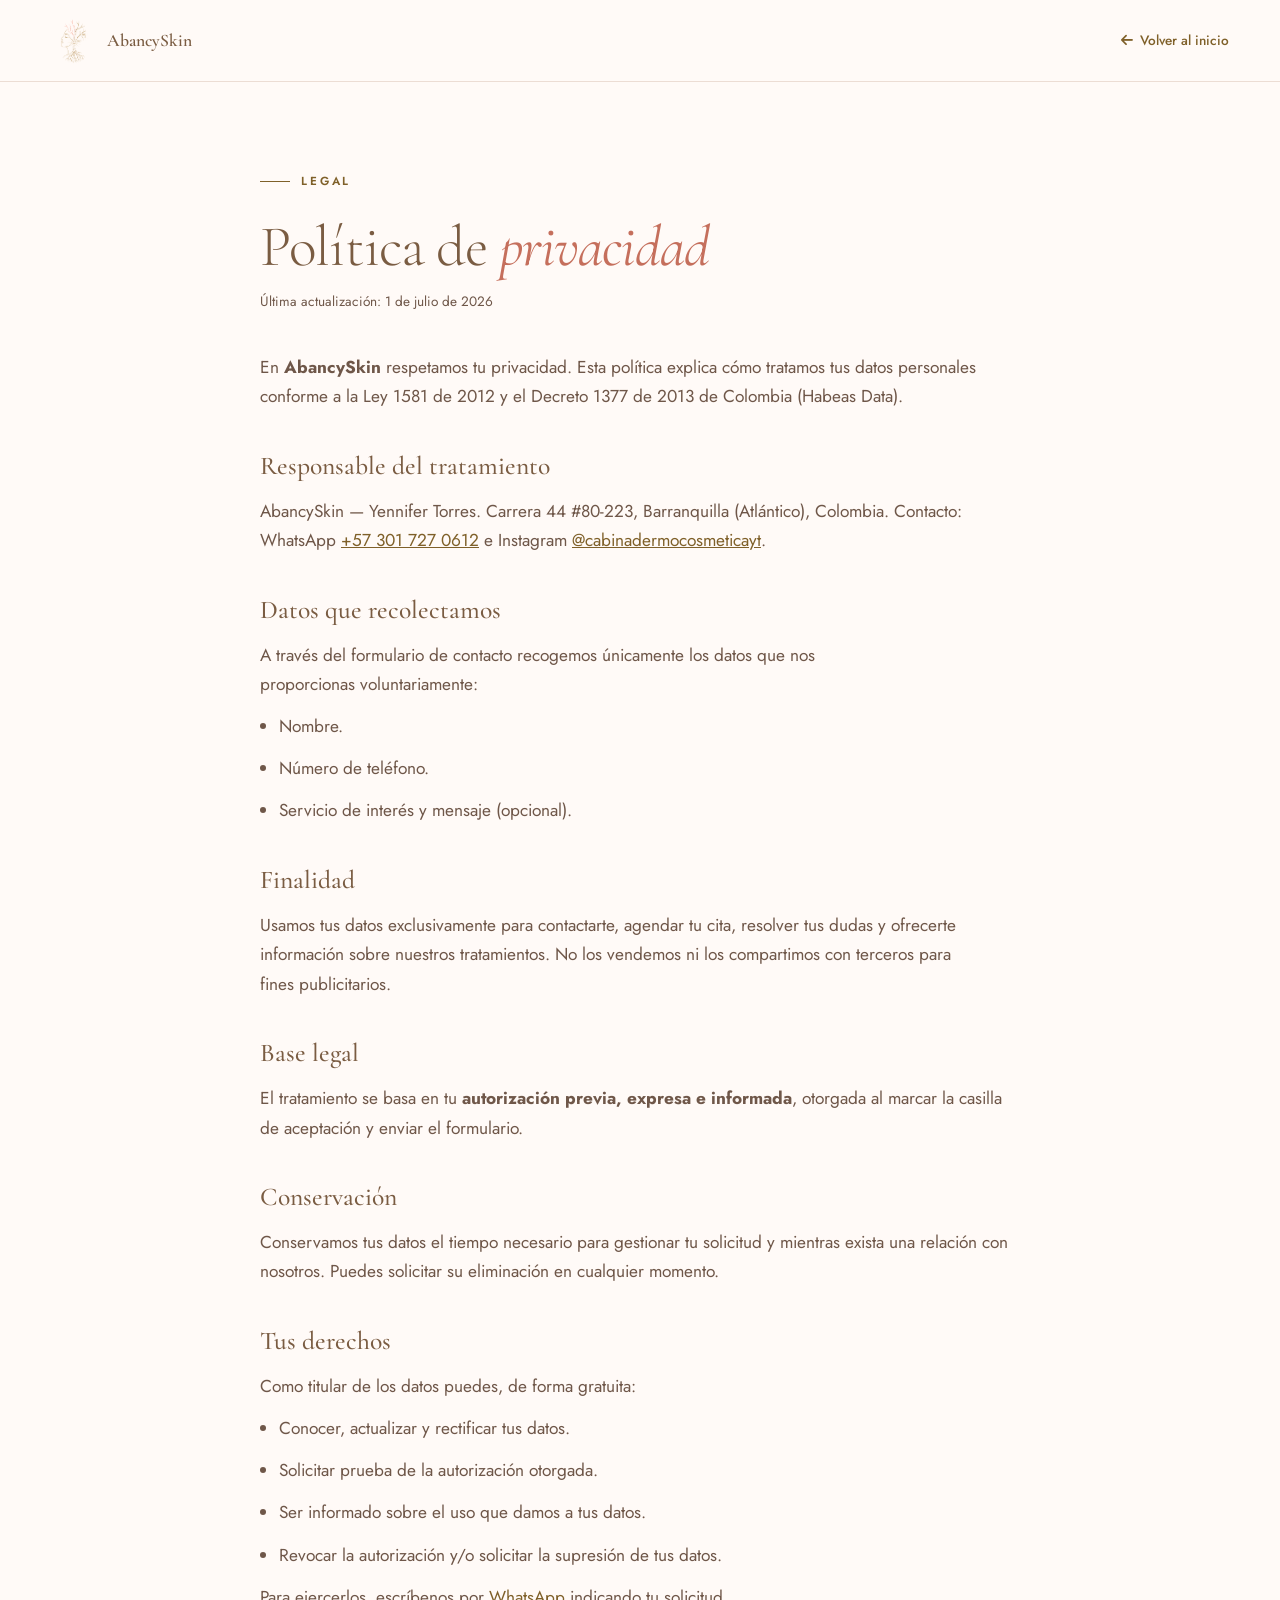
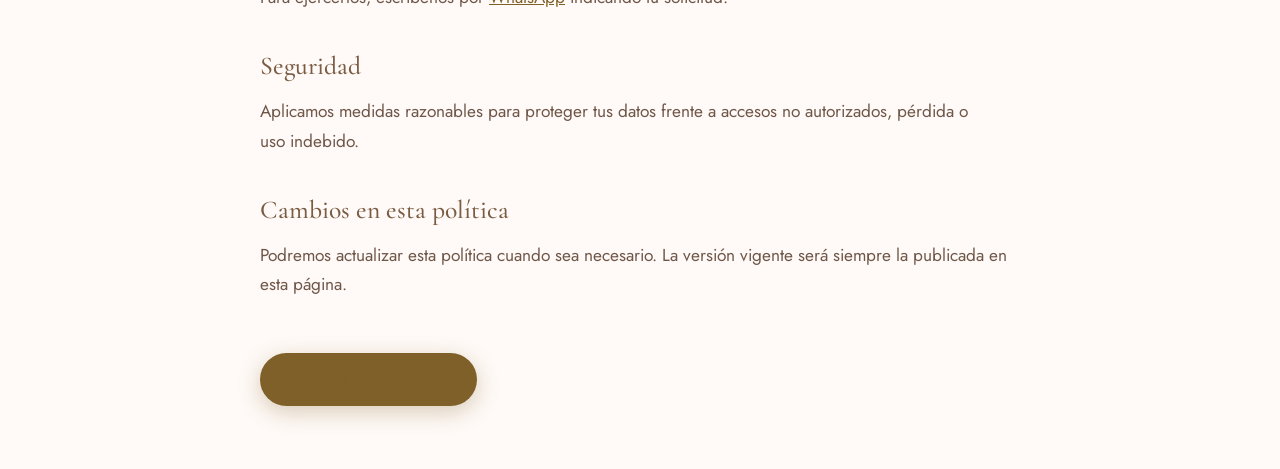
<file: privacidad.html>
<!DOCTYPE html>
<html lang="es">
<head>
  <meta charset="UTF-8" />
  <meta name="viewport" content="width=device-width, initial-scale=1.0" />
  <title>Política de privacidad — AbancySkin</title>
  <meta name="description" content="Política de tratamiento de datos personales de AbancySkin (Ley 1581 de 2012, Colombia)." />
  <meta name="theme-color" content="#7f6029" />

  <link rel="icon" type="image/png" href="./img/favicon.png" />
  <link rel="apple-touch-icon" href="apple-touch-icon.png" />

  <link rel="preconnect" href="https://fonts.googleapis.com" />
  <link rel="preconnect" href="https://fonts.gstatic.com" crossorigin />
  <link href="https://fonts.googleapis.com/css2?family=Cormorant+Garamond:ital,wght@0,300;0,400;0,600;1,300;1,400&family=Jost:wght@300;400;500;600&display=swap" rel="stylesheet" />

  <link rel="stylesheet" href="styles.css?v=6" />

  <style>
    /* Layout específico de la página legal (reutiliza tokens de styles.css) */
    .legal-bar {
      display: flex;
      align-items: center;
      justify-content: space-between;
      padding: 1.1rem 0;
      border-bottom: 1px solid var(--beige-oscuro);
      background: var(--blanco);
    }
    .legal-bar .nav-logo img { width: 46px; height: 46px; object-fit: contain; }
    .legal-bar .brand {
      font-family: var(--font-display);
      font-size: 1.1rem;
      font-weight: 600;
      color: var(--cafe);
    }
    .legal-back {
      display: inline-flex; align-items: center; gap: 0.45rem;
      font-size: 0.85rem; font-weight: 500; color: var(--oro-texto);
    }
    .legal-back:hover { color: var(--cafe); }

    .legal {
      max-width: 760px;
      margin-inline: auto;
      padding: clamp(3rem, 2rem + 4vw, 5rem) 0 4rem;
    }
    .legal h1.section-title { margin: 0.4rem 0 0.75rem; }
    .legal .updated { color: var(--texto-claro); font-size: 0.85rem; margin-bottom: 2.5rem; }
    .legal h2 {
      font-family: var(--font-display);
      font-size: var(--fs-h3);
      font-weight: 500;
      color: var(--cafe);
      margin: 2rem 0 0.6rem;
    }
    .legal p, .legal li { color: var(--texto-claro); margin-bottom: 0.8rem; }
    .legal ul { padding-left: 1.2rem; list-style: disc; }
    .legal a { color: var(--oro-texto); text-decoration: underline; }
    .legal-cta { margin-top: 2.5rem; }
  </style>
</head>
<body>

  <a href="#inicio" class="skip-link">Saltar al contenido</a>

  <header class="legal-bar">
    <div class="container" style="display:flex; align-items:center; justify-content:space-between;">
      <a href="index.html" class="nav-logo" style="display:flex; align-items:center; gap:0.6rem;">
        <img src="img/logo-icon.png" alt="Logo AbancySkin" />
        <span class="brand">AbancySkin</span>
      </a>
      <a href="index.html" class="legal-back"><i class="fas fa-arrow-left"></i> Volver al inicio</a>
    </div>
  </header>

  <main class="container legal" id="inicio">
    <span class="section-label">Legal</span>
    <h1 class="section-title">Política de <em>privacidad</em></h1>
    <p class="updated">Última actualización: 1 de julio de 2026</p>

    <p>En <strong>AbancySkin</strong> respetamos tu privacidad. Esta política
      explica cómo tratamos tus datos personales conforme a la Ley 1581 de 2012 y el
      Decreto 1377 de 2013 de Colombia (Habeas Data).</p>

    <h2>Responsable del tratamiento</h2>
    <p>AbancySkin — Yennifer Torres. Carrera 44 #80-223, Barranquilla
      (Atlántico), Colombia. Contacto: WhatsApp
      <a href="https://wa.me/573017270612" target="_blank" rel="noopener">+57 301 727 0612</a>
      e Instagram
      <a href="https://www.instagram.com/cabinadermocosmeticayt" target="_blank" rel="noopener">@cabinadermocosmeticayt</a>.</p>

    <h2>Datos que recolectamos</h2>
    <p>A través del formulario de contacto recogemos únicamente los datos que nos
      proporcionas voluntariamente:</p>
    <ul>
      <li>Nombre.</li>
      <li>Número de teléfono.</li>
      <li>Servicio de interés y mensaje (opcional).</li>
    </ul>

    <h2>Finalidad</h2>
    <p>Usamos tus datos exclusivamente para contactarte, agendar tu cita, resolver tus
      dudas y ofrecerte información sobre nuestros tratamientos. No los vendemos ni los
      compartimos con terceros para fines publicitarios.</p>

    <h2>Base legal</h2>
    <p>El tratamiento se basa en tu <strong>autorización previa, expresa e informada</strong>,
      otorgada al marcar la casilla de aceptación y enviar el formulario.</p>

    <h2>Conservación</h2>
    <p>Conservamos tus datos el tiempo necesario para gestionar tu solicitud y mientras
      exista una relación con nosotros. Puedes solicitar su eliminación en cualquier momento.</p>

    <h2>Tus derechos</h2>
    <p>Como titular de los datos puedes, de forma gratuita:</p>
    <ul>
      <li>Conocer, actualizar y rectificar tus datos.</li>
      <li>Solicitar prueba de la autorización otorgada.</li>
      <li>Ser informado sobre el uso que damos a tus datos.</li>
      <li>Revocar la autorización y/o solicitar la supresión de tus datos.</li>
    </ul>
    <p>Para ejercerlos, escríbenos por
      <a href="https://wa.me/573017270612" target="_blank" rel="noopener">WhatsApp</a>
      indicando tu solicitud.</p>

    <h2>Seguridad</h2>
    <p>Aplicamos medidas razonables para proteger tus datos frente a accesos no autorizados,
      pérdida o uso indebido.</p>

    <h2>Cambios en esta política</h2>
    <p>Podremos actualizar esta política cuando sea necesario. La versión vigente será
      siempre la publicada en esta página.</p>

    <a href="index.html#contacto" class="btn btn-primary legal-cta">
      <i class="fas fa-arrow-left"></i> Volver al formulario
    </a>
  </main>

  <link rel="stylesheet" href="https://cdnjs.cloudflare.com/ajax/libs/font-awesome/6.5.0/css/all.min.css" />
</body>
</html>
</file>
<file: styles.css>
/* ---------- Google Fonts ----------
   Las fuentes se cargan con <link rel="preconnect"> + <link> en el <head>.
   Se eliminó el @import (duplicado y bloqueaba el render). */

/* ---------- Variables ---------- */
:root {
  /* ---- Marca (conservada) ---- */
  --rosa:        #f2b5a0;
  --rosa-claro:  #fce8e0;
  --rosa-medio:  #e8a090;
  --beige:       #f5ede6;
  --beige-oscuro:#ecddd4;
  --dorado:      #b89a6a;
  --dorado-claro:#d4b896;
  --cafe:        #7a5c42;
  --blanco:      #fffaf7;

  /* ---- Texto con contraste AA verificado ---- */
  --texto:       #3d2c1e;   /* titulares y texto fuerte */
  --texto-claro: #6f5749;   /* cuerpo secundario (AA sobre beige/blanco) */
  --oro-texto:   #7f6029;   /* dorado profundo legible: labels + fondos CTA */
  --rosa-acento: #c56f5c;   /* acento de cursivas en titulares */

  /* ---- Sombras en capas (tinte marrón de marca) ---- */
  --sombra:      rgba(120, 80, 50, 0.12); /* legacy */
  --shadow-sm:   0 1px 2px rgba(74,48,30,0.05), 0 2px 6px rgba(74,48,30,0.06);
  --shadow-md:   0 4px 12px rgba(74,48,30,0.07), 0 14px 32px rgba(74,48,30,0.10);
  --shadow-lg:   0 10px 24px rgba(74,48,30,0.08), 0 28px 64px rgba(74,48,30,0.15);
  --shadow-gold: 0 6px 22px rgba(127,96,41,0.30);

  /* ---- Tipografía ---- */
  --font-display: 'Cormorant Garamond', Georgia, serif;
  --font-body:    'Jost', sans-serif;

  /* Escala fluida (ratio ~1.28) */
  --fs-body:    clamp(1rem, 0.96rem + 0.2vw, 1.08rem);
  --fs-lead:    clamp(1.08rem, 0.98rem + 0.45vw, 1.28rem);
  --fs-h3:      clamp(1.35rem, 1.2rem + 0.7vw, 1.6rem);
  --fs-h2:      clamp(2.3rem, 1.6rem + 2.7vw, 3.6rem);
  --fs-display: clamp(3rem, 1.9rem + 5.2vw, 5.5rem);

  /* ---- Espaciado fluido ---- */
  --space-section: clamp(5rem, 3.2rem + 6vw, 8.5rem);

  --radio:    14px;
  --radio-lg: 26px;
  --trans:    0.35s cubic-bezier(0.4, 0, 0.2, 1);
  --ease-out: cubic-bezier(0.16, 1, 0.3, 1);
}

/* ---------- Reset ---------- */
*, *::before, *::after { box-sizing: border-box; margin: 0; padding: 0; }

html { font-size: 16px; }
/* Lenis (scroll suave físico) reemplaza el smooth nativo */
html.lenis, html.lenis body { height: auto; }
.lenis.lenis-smooth { scroll-behavior: auto !important; }
.lenis.lenis-smooth [data-lenis-prevent] { overscroll-behavior: contain; }
.lenis.lenis-stopped { overflow: hidden; }
/* Cuando no hay JS/Lenis, mantener el smooth nativo como respaldo */
html:not(.lenis) { scroll-behavior: smooth; }

body {
  font-family: var(--font-body);
  background: var(--blanco);
  color: var(--texto);
  font-size: var(--fs-body);
  line-height: 1.7;
  overflow-x: hidden;
  -webkit-font-smoothing: antialiased;
  -moz-osx-font-smoothing: grayscale;
  text-rendering: optimizeLegibility;
}

/* Reparto de líneas más equilibrado: titulares balanceados, párrafos sin huérfanas */
h1, h2, h3, h4 { text-wrap: balance; }
p { text-wrap: pretty; }

img { display: block; width: 100%; object-fit: cover; }
a  { text-decoration: none; color: inherit; }
ul { list-style: none; }

/* Foco visible por teclado (accesibilidad) */
:focus-visible {
  outline: 2px solid var(--oro-texto);
  outline-offset: 3px;
  border-radius: 3px;
}

/* Saltar al contenido: oculto hasta enfocar con teclado (accesibilidad) */
.skip-link {
  position: fixed;
  top: -100px;
  left: 1rem;
  z-index: 10060;
  background: var(--oro-texto);
  color: var(--blanco);
  padding: 0.75rem 1.25rem;
  border-radius: 0 0 12px 12px;
  font-family: var(--font-body);
  font-size: 0.85rem;
  font-weight: 600;
  letter-spacing: 0.04em;
  box-shadow: var(--shadow-md);
  transition: top 0.3s var(--ease-out);
}
.skip-link:focus {
  top: 0;
  outline: none;
}

/* ---------- Utility ---------- */
.container {
  width: min(1240px, 92%);
  margin-inline: auto;
}

/* Compensa el navbar fijo al saltar a una sección desde el menú */
section[id],
footer[id] { scroll-margin-top: 88px; }

.section-label {
  font-family: var(--font-body);
  font-size: 0.73rem;
  font-weight: 600;
  letter-spacing: 0.24em;
  text-transform: uppercase;
  color: var(--oro-texto);
  display: inline-flex;
  align-items: center;
  gap: 0.7rem;
  margin-bottom: 1.1rem;
}

/* Regla dorada de marca antes del kicker: hace juego con el eyebrow del hero
   y convierte la etiqueta en un sistema intencional (no un "kicker" genérico) */
.section-label::before {
  content: '';
  width: 30px;
  height: 1px;
  background: var(--oro-texto);
  flex-shrink: 0;
}

.section-title {
  font-family: var(--font-display);
  font-size: var(--fs-h2);
  font-weight: 300;
  line-height: 1.08;
  letter-spacing: -0.015em;
  color: var(--cafe);
  text-wrap: balance;
}

.section-title em {
  font-style: italic;
  font-weight: 400;
  color: var(--rosa-acento);
}

.btn {
  display: inline-flex;
  align-items: center;
  gap: 0.55rem;
  padding: 0.95rem 2.15rem;
  border-radius: 50px;
  font-family: var(--font-body);
  font-size: 0.82rem;
  font-weight: 500;
  letter-spacing: 0.06em;
  cursor: pointer;
  transition: transform 0.4s var(--ease-out), background 0.3s ease, box-shadow 0.3s ease, color 0.3s ease;
  border: none;
}

.btn-primary {
  background: var(--oro-texto);
  color: var(--blanco);
  box-shadow: var(--shadow-gold);
}
.btn-primary:hover {
  background: var(--cafe);
  box-shadow: 0 10px 30px rgba(120, 80, 50, 0.32);
  transform: translateY(-3px);
}
.btn:active { transform: translateY(-1px); }

.btn-outline {
  background: transparent;
  color: var(--oro-texto);
  border: 1.5px solid var(--oro-texto);
}
.btn-outline:hover {
  background: var(--oro-texto);
  color: var(--blanco);
  transform: translateY(-3px);
}

/* WhatsApp en el dorado de la marca: el icono mantiene el reconocimiento
   y el botón deja de pelear con la paleta rosa/oro/café */
.btn-whatsapp {
  background: var(--oro-texto);
  color: var(--blanco);
  box-shadow: var(--shadow-gold);
}
.btn-whatsapp:hover {
  background: var(--cafe);
  box-shadow: 0 10px 30px rgba(120, 80, 50, 0.32);
  transform: translateY(-2px);
}

/* ---------- Navbar ---------- */

#navbar {
  position: fixed;
  display: flex;
  justify-content: space-around;
  top: 0; left: 0; right: 0;
  z-index: 1000;
  padding: 1rem 0;
  transition: var(--trans);
}

#navbar.scrolled {
  background: rgba(252, 232, 224, 0.92);
  backdrop-filter: blur(12px);
  -webkit-backdrop-filter: blur(12px);
  box-shadow: 0 2px 20px var(--sombra);
  padding: 0.65rem 0;
}

.nav-inner {
  display: flex;
  align-items: center;
  justify-content: space-between;
}

.nav-logo {
  display: flex;
  align-items: center;
  gap: 0.75rem;
}

.nav-logo img {
  width: 46px;
  height: 46px;
  object-fit: contain;
}

.nav-brand {
  font-family: var(--font-display);
  font-size: 1.15rem;
  font-weight: 600;
  color: var(--cafe);
  line-height: 1.2;
}

.nav-brand span {
  display: block;
  font-size: 0.65rem;
  font-family: var(--font-body);
  font-weight: 500;
  letter-spacing: 0.15em;
  text-transform: uppercase;
  color: var(--oro-texto);
}

.nav-links {
  display: flex;
  gap: 1.9rem;
  align-items: center;
}

.nav-links a {
  font-size: 0.82rem;
  font-weight: 500;
  text-transform: uppercase;
  color: var(--cafe);
  position: relative;
  transition: color var(--trans);
}

.nav-links a::after {
  content: '';
  position: absolute;
  bottom: -3px; left: 0;
  width: 0; height: 1.5px;
  background: var(--oro-texto);
  transition: width var(--trans);
}

.nav-links a:hover { color: var(--oro-texto); }
.nav-links a:hover::after { width: 100%; }

.nav-cta { margin-left: 1rem; }

/* El "Agendar cita" del menú solo aparece dentro de la hamburguesa (móvil) */
.nav-cta-mobile { display: none; }

.hamburger {
  display: none;
  flex-direction: column;
  gap: 5px;
  cursor: pointer;
  padding: 4px;
  background: none;
  border: none;
  position: relative;
  z-index: 1000;
}
.hamburger span {
  display: block;
  width: 24px; height: 2px;
  background: var(--cafe);
  border-radius: 2px;
  transition: var(--trans);
}
.hamburger.active span:nth-child(1) { transform: rotate(45deg) translate(5px, 5px); }
.hamburger.active span:nth-child(2) { opacity: 0; }
.hamburger.active span:nth-child(3) { transform: rotate(-45deg) translate(5px, -5px); }

/* ---------- Hero ---------- */
#hero {
  min-height: 100vh;
  display: grid;
  grid-template-columns: 1fr 1fr;
  position: relative;
  overflow: hidden;
  background: var(--rosa-claro);
}

.hero-left {
  display: flex;
  flex-direction: column;
  justify-content: center;
  margin-top: 0;
  padding: 6.5rem 5% 3rem 8%;
  position: relative;
  z-index: 2;
}

.hero-logo-mark {
  position: absolute;
  top: 6.5rem;
  right: 7%;
  width: 172px;
  height: auto;
  z-index: 1;
  filter: drop-shadow(0 8px 20px rgba(120, 80, 50, 0.20));
}

.hero-eyebrow {
  display: flex;
  align-items: center;
  gap: 0.75rem;
  margin-bottom: 1.5rem;
}

.hero-eyebrow::before {
  content: '';
  display: block;
  width: 44px; height: 1px;
  background: var(--oro-texto);
}

.hero-eyebrow span {
  font-size: 0.73rem;
  font-weight: 600;
  letter-spacing: 0.26em;
  text-transform: uppercase;
  color: var(--oro-texto);
}

.hero-title {
  font-family: var(--font-display);
  font-size: var(--fs-display);
  font-weight: 300;
  line-height: 1.02;
  letter-spacing: -0.02em;
  color: var(--cafe);
  margin-bottom: 1.5rem;
  text-wrap: balance;
}

.hero-title em {
  font-style: italic;
  font-weight: 400;
  color: var(--rosa-acento);
  display: block;
}

.hero-sub {
  font-size: var(--fs-lead);
  color: var(--texto-claro);
  max-width: 46ch;
  margin-bottom: 2.5rem;
  line-height: 1.7;
}

.hero-actions {
  display: flex;
  gap: 1rem;
  flex-wrap: wrap;
}

.hero-badge {
  display: inline-flex;
  align-self: flex-start;
  align-items: center;
  gap: 0.75rem;
  margin-top: 2rem;
  background: var(--blanco);
  padding: 0.75rem 1.25rem;
  border-radius: 50px;
  box-shadow: var(--shadow-md);
}

.hero-badge-icon {
  width: 36px; height: 36px;
  background: var(--rosa-claro);
  border-radius: 50%;
  display: flex; align-items: center; justify-content: center;
  font-size: 1.1rem;
}

.hero-badge-text {
  font-size: 0.78rem;
  color: var(--texto-claro);
}

.hero-badge-text strong {
  display: block;
  font-size: 0.88rem;
  color: var(--cafe);
}

.hero-right {
  position: relative;
  overflow: hidden;
}

/* Absoluta para que la foto vertical (900×1600) NO estire la fila del grid
   más allá de 100vh: así el texto queda centrado a mitad de pantalla */
.hero-right img {
  position: absolute;
  inset: 0;
  width: 100%; height: 100%;
  object-fit: cover;
  object-position: center top;
}

.hero-overlay {
  position: absolute;
  inset: 0;
  background: linear-gradient(to right, var(--rosa-claro) 0%, transparent 30%);
  pointer-events: none;
  z-index: 1;
}

.hero-scroll {
  position: absolute;
  bottom: 2.5rem;
  right: 2rem;
  display: flex;
  flex-direction: column;
  align-items: center;
  gap: 0.5rem;
  z-index: 2;
  animation: bounce 2s infinite;
}

.hero-scroll span {
  font-size: 0.65rem;
  letter-spacing: 0.2em;
  text-transform: uppercase;
  color: var(--blanco);
  writing-mode: vertical-rl;
}

.hero-scroll svg { color: var(--blanco); }

@keyframes bounce {
  0%, 100% { transform: translateY(0); }
  50%       { transform: translateY(6px); }
}

/* ---------- Stats Band ---------- */
#stats {
  background: linear-gradient(135deg, #927234 0%, #7f6029 100%);
  padding: clamp(2.25rem, 4vw, 3.25rem) 0;
}

.stats-grid {
  display: grid;
  grid-template-columns: repeat(4, 1fr);
  gap: 1rem;
  text-align: center;
}

/* Separadores finos entre métricas para dar ritmo (se ocultan en el reflujo móvil) */
.stat-item {
  padding: 0.5rem 1rem;
  position: relative;
}
.stat-item + .stat-item::before {
  content: '';
  position: absolute;
  left: 0; top: 50%;
  transform: translateY(-50%);
  width: 1px; height: 48px;
  background: rgba(255,255,255,0.22);
}

.stat-num {
  font-family: var(--font-display);
  font-size: clamp(2.4rem, 3.4vw, 3rem);
  font-weight: 600;
  color: var(--blanco);
  line-height: 1;
}

.stat-label {
  font-size: 0.75rem;
  letter-spacing: 0.14em;
  text-transform: uppercase;
  color: rgba(255,255,255,0.92);
  margin-top: 0.4rem;
}

/* ---------- Sobre Mí ---------- */
#sobre-mi {
  padding: var(--space-section) 0;
  background: var(--blanco);
}

.sobre-grid {
  display: grid;
  grid-template-columns: 1fr 1fr;
  gap: 5rem;
  align-items: center;
}

.sobre-images {
  position: relative;
  height: 560px;
}

.sobre-img-main {
  position: absolute;
  top: 0; left: 0;
  width: 72%;
  height: 480px;
  border-radius: var(--radio-lg);
  overflow: hidden;
  box-shadow: 0 20px 60px var(--sombra);
}

.sobre-img-secondary {
  position: absolute;
  bottom: 0; right: 0;
  width: 52%;
  height: 300px;
  border-radius: var(--radio-lg);
  overflow: hidden;
  box-shadow: 0 20px 60px var(--sombra);
  border: 6px solid var(--blanco);
}

.sobre-decoration {
  position: absolute;
  top: -20px; right: 10%;
  width: 120px; height: 120px;
  border-radius: 50%;
  border: 2px dashed var(--rosa);
  opacity: 0.5;
  pointer-events: none;
}

.sobre-content p {
  color: var(--texto-claro);
  margin-bottom: 1.25rem;
  font-size: var(--fs-body);
  line-height: 1.75;
  max-width: 60ch;
}

.sobre-tags {
  display: flex;
  flex-wrap: wrap;
  gap: 0.6rem;
  margin: 2rem 0;
}

.tag {
  background: var(--rosa-claro);
  color: var(--cafe);
  padding: 0.4rem 1rem;
  border-radius: 50px;
  font-size: 0.78rem;
  font-weight: 500;
}

/* ---------- Proceso ---------- */
#proceso {
  padding: var(--space-section) 0;
  background: var(--rosa-claro);
}

.proceso-header {
  text-align: center;
  max-width: 580px;
  margin: 0 auto 4rem;
}

.proceso-steps {
  display: grid;
  grid-template-columns: repeat(4, 1fr);
  gap: 1.5rem;
  position: relative;
}

.proceso-steps::before {
  content: '';
  position: absolute;
  top: 40px;
  left: 12%;
  right: 12%;
  height: 1px;
  background: linear-gradient(to right, var(--rosa), var(--dorado), var(--rosa));
  opacity: 0.5;
}

.step-card {
  text-align: center;
  padding: 2rem 1rem;
  position: relative;
}

.step-num {
  width: 56px; height: 56px;
  background: var(--blanco);
  border-radius: 50%;
  display: flex; align-items: center; justify-content: center;
  margin: 0 auto 1.5rem;
  font-family: var(--font-display);
  font-size: 1.4rem;
  font-weight: 600;
  color: var(--oro-texto);
  box-shadow: var(--shadow-md);
  position: relative;
  z-index: 1;
}

.step-card h3 {
  font-family: var(--font-display);
  font-size: 1.2rem;
  font-weight: 400;
  color: var(--cafe);
  margin-bottom: 0.6rem;
}

.step-card p {
  font-size: 0.875rem;
  color: var(--texto-claro);
}

/* ---------- Testimonios ---------- */
#testimonios {
  padding: var(--space-section) 0;
  background: var(--cafe);
  overflow: hidden;
}

.testimonios-header {
  text-align: center;
  margin-bottom: 4rem;
}

.testimonios-header .section-title { color: var(--blanco); }
.testimonios-header .section-label { color: var(--dorado-claro); }

.testimonios-track {
  display: flex;
  gap: 1.5rem;
  overflow: hidden;
}

.testimonios-slider {
  display: flex;
  gap: 1.5rem;
  transition: transform 0.5s ease;
}

.testim-card {
  min-width: 420px;
  background: rgba(255,255,255,0.06);
  border: 1px solid rgba(255,255,255,0.12);
  border-radius: var(--radio-lg);
  padding: 2.75rem;
  backdrop-filter: blur(8px);
}

.testim-stars {
  color: var(--dorado-claro);
  font-size: 1.15rem;
  letter-spacing: 3px;
  margin-bottom: 1.25rem;
}

.testim-card blockquote {
  font-family: var(--font-display);
  font-size: 1.25rem;
  font-style: italic;
  color: rgba(255,255,255,0.92);
  line-height: 1.75;
  margin-bottom: 1.75rem;
}

.testim-author {
  display: flex;
  align-items: center;
  gap: 0.75rem;
}

.testim-avatar {
  width: 52px; height: 52px;
  border-radius: 50%;
  background: var(--rosa-claro);
  display: flex; align-items: center; justify-content: center;
  font-family: var(--font-display);
  font-size: 1.25rem;
  font-weight: 600;
  color: var(--cafe);
  overflow: hidden;
  flex-shrink: 0;
}

.testim-info strong {
  display: block;
  color: var(--blanco);
  font-size: 1rem;
}

.testim-info span {
  font-size: 0.85rem;
  color: rgba(255,255,255,0.5);
}

.testim-nav {
  display: flex;
  justify-content: center;
  gap: 0.6rem;
  margin-top: 2.5rem;
}

.testim-dot {
  width: 8px; height: 8px;
  border-radius: 50%;
  background: rgba(255,255,255,0.3);
  cursor: pointer;
  transition: var(--trans);
  border: none;
}

.testim-dot.active {
  background: var(--dorado-claro);
  width: 24px;
  border-radius: 4px;
}

/* ---------- Síguenos en Instagram (maqueta tipo teléfono) ---------- */
#instagram {
  padding: var(--space-section) 0;
  background: linear-gradient(135deg, var(--rosa-claro) 0%, var(--blanco) 60%);
  overflow: hidden;
}

.insta-wrap {
  display: grid;
  grid-template-columns: 1fr auto;
  align-items: center;
  gap: 4rem;
}

.insta-copy p {
  color: var(--texto-claro);
  max-width: 42ch;
  margin: 1rem 0 2rem;
  line-height: 1.7;
}

.insta-follow {
  background: linear-gradient(45deg, #f09433 0%, #e6683c 25%, #dc2743 50%, #cc2366 75%, #bc1888 100%);
  border: none;
}
.insta-follow:hover { filter: brightness(1.06); }

/* Teléfono — compacto; muestra la captura real del perfil */
.insta-phone {
  position: relative;
  width: 270px;
  max-width: 100%;
  margin: 0 auto;
  padding: 10px;
  background: var(--cafe);
  border-radius: 38px;
  box-shadow: 0 30px 70px rgba(61, 33, 15, 0.35), inset 0 0 0 2px rgba(255,255,255,0.06);
}

.insta-phone-notch {
  position: absolute;
  top: 10px; left: 50%;
  transform: translateX(-50%);
  width: 110px; height: 20px;
  background: var(--cafe);
  border-bottom-left-radius: 14px;
  border-bottom-right-radius: 14px;
  z-index: 3;
}

.insta-phone-screen {
  background: var(--blanco);
  border-radius: 30px;
  overflow: hidden;
}

.insta-screenshot {
  display: block;
  width: 100%;
  height: auto;
}

/* ---------- Contacto ---------- */
#contacto {
  padding: var(--space-section) 0;
  background: var(--beige);
}

.contacto-stack {
  max-width: 640px;
  margin: 0 auto;
}

.contacto-head {
  text-align: center;
  margin-bottom: 2.5rem;
}
.contacto-head h2 { margin-bottom: 1.25rem; }
.contacto-head p {
  color: var(--texto-claro);
  max-width: 48ch;
  margin: 0 auto;
}

/* Ubicación y horario: fila centrada debajo del formulario */
.contacto-items {
  display: flex;
  flex-wrap: wrap;
  justify-content: center;
  gap: 1.25rem 2.5rem;
  margin-top: 2.25rem;
}

.contacto-item {
  display: flex;
  align-items: center;
  gap: 1rem;
  color: inherit;
  text-decoration: none;
}

/* Los ítems que son enlaces (WhatsApp / Instagram) responden al hover */
a.contacto-item { transition: transform 0.3s var(--ease-out); }
a.contacto-item:hover { transform: translateX(4px); }
a.contacto-item:hover .contacto-item-icon {
  background: var(--oro-texto);
  color: var(--blanco);
  box-shadow: var(--shadow-gold);
}

.contacto-item-icon {
  width: 48px; height: 48px;
  background: var(--blanco);
  border-radius: 14px;
  display: flex; align-items: center; justify-content: center;
  font-size: 1.15rem;
  color: var(--oro-texto); /* iconos Font Awesome dorados, en línea con la marca */
  box-shadow: var(--shadow-sm);
  flex-shrink: 0;
  transition: background 0.3s ease, color 0.3s ease, box-shadow 0.3s ease;
}

.contacto-item-text strong {
  display: block;
  font-size: 0.82rem;
  text-transform: uppercase;
  letter-spacing: 0.08em;
  color: var(--oro-texto);
  margin-bottom: 0.1rem;
}

.contacto-item-text span {
  font-size: 0.93rem;
  color: var(--texto);
}

/* Formulario */
.contacto-form {
  background: var(--blanco);
  padding: 2.5rem;
  border-radius: var(--radio-lg);
  box-shadow: var(--shadow-lg);
  border: 1px solid rgba(122, 92, 66, 0.07);
}

.contacto-form h3 {
  font-family: var(--font-display);
  font-size: 1.4rem;
  font-weight: 400;
  color: var(--cafe);
  margin-bottom: 2rem;
}

.form-group { margin-bottom: 1.25rem; }

.form-group label {
  display: block;
  font-size: 0.78rem;
  font-weight: 600;
  letter-spacing: 0.08em;
  text-transform: uppercase;
  color: var(--oro-texto);
  margin-bottom: 0.5rem;
}

.form-group input,
.form-group select,
.form-group textarea {
  width: 100%;
  padding: 0.85rem 1.1rem;
  border: 1.5px solid var(--beige-oscuro);
  border-radius: var(--radio);
  background: var(--beige);
  font-family: var(--font-body);
  font-size: 0.9rem;
  color: var(--texto);
  transition: var(--trans);
  outline: none;
}

.form-group input::placeholder,
.form-group textarea::placeholder {
  color: #7a6252;
  opacity: 1;
}

.form-group input:focus,
.form-group select:focus,
.form-group textarea:focus {
  border-color: var(--oro-texto);
  background: var(--blanco);
  box-shadow: 0 0 0 3px rgba(127, 96, 41, 0.15);
}

.form-group textarea { resize: vertical; min-height: 120px; }

.form-submit {
  width: 100%;
  justify-content: center;
  margin-top: 0.5rem;
}
.form-submit:disabled { opacity: 0.7; cursor: default; transform: none; }

/* Mensajes de error por campo (aparecen con transición) */
.form-error {
  display: block;
  min-height: 0.9em;
  margin-top: 0.35rem;
  font-size: 0.75rem;
  font-weight: 500;
  color: #c0392b;
  opacity: 0;
  transform: translateY(-3px);
  transition: opacity 0.25s ease, transform 0.25s ease;
}
.form-error:not(:empty) { opacity: 1; transform: none; }

.form-group input.is-invalid,
.form-group select.is-invalid,
.form-group textarea.is-invalid {
  border-color: #c0392b;
  background: #fdf3f2;
}

/* Casilla de consentimiento (Habeas Data) */
.form-consent {
  display: flex;
  align-items: flex-start;
  gap: 0.6rem;
  margin: 0.25rem 0 0.35rem;
  font-size: 0.85rem;
  line-height: 1.5;
  color: var(--texto-claro);
  cursor: pointer;
}
.form-consent input {
  margin-top: 0.15rem;
  width: 18px; height: 18px;
  accent-color: var(--oro-texto);
  flex-shrink: 0;
  cursor: pointer;
}
.form-consent a { color: var(--oro-texto); text-decoration: underline; }

/* Mensaje de confirmación / error del formulario (se despliega con transición) */
.form-feedback {
  margin-top: 1rem;
  font-size: 0.9rem;
  line-height: 1.5;
  border-radius: var(--radio);
  opacity: 0;
  max-height: 0;
  padding: 0 1.1rem;
  overflow: hidden;
  transform: translateY(-6px);
  transition: opacity 0.35s var(--ease-out), transform 0.35s var(--ease-out),
              max-height 0.35s var(--ease-out), padding 0.35s var(--ease-out);
}
.form-feedback.show {
  opacity: 1;
  transform: none;
  max-height: 140px;
  padding: 0.85rem 1.1rem;
}
.form-feedback.is-success { background: #e8f5ec; color: #1e7a44; border: 1px solid #bfe3cc; }
.form-feedback.is-error   { background: #fdecea; color: #c0392b; border: 1px solid #f5c6c0; }

/* ---------- Footer ---------- */
#footer {
  background: var(--cafe);
  color: rgba(255,255,255,0.75);
  padding: 4rem 0 2rem;
}

.footer-top {
  display: grid;
  grid-template-columns: 2fr 1fr 1fr;
  gap: 3rem;
  padding-bottom: 3rem;
  border-bottom: 1px solid rgba(255,255,255,0.1);
  margin-bottom: 2rem;
}

.footer-brand img {
  width: 78px;
  margin-bottom: 1rem;
  filter: brightness(0) invert(1) opacity(0.85);
}

.footer-brand p {
  font-size: 0.88rem;
  line-height: 1.7;
  max-width: 280px;
  margin-top: 0.75rem;
}

.footer-col h4 {
  font-family: var(--font-body);
  font-size: 0.72rem;
  font-weight: 600;
  letter-spacing: 0.18em;
  text-transform: uppercase;
  color: var(--dorado-claro);
  margin-bottom: 1.25rem;
}

.footer-col ul li { margin-bottom: 0.6rem; }

.footer-col ul li a {
  font-size: 0.88rem;
  color: rgba(255,255,255,0.6);
  transition: color var(--trans);
}
.footer-col ul li a:hover { color: var(--dorado-claro); }

.footer-bottom {
  display: flex;
  justify-content: space-between;
  align-items: center;
  flex-wrap: wrap;
  gap: 1rem;
}

.footer-bottom p {
  font-size: 0.8rem;
  color: rgba(255,255,255,0.4);
}

.footer-bottom a { color: var(--dorado-claro); }

/* ---------- WhatsApp flotante ---------- */
.whatsapp-float {
  position: fixed;
  bottom: 2rem;
  right: 2rem;
  z-index: 999;
  width: 58px; height: 58px;
  background: var(--oro-texto);
  border-radius: 50%;
  display: flex; align-items: center; justify-content: center;
  box-shadow: var(--shadow-gold);
  transition: var(--trans);
  color: var(--blanco);
  font-size: 1.5rem;
}

.whatsapp-float:hover {
  transform: scale(1.1);
  background: var(--cafe);
  box-shadow: 0 10px 32px rgba(120, 80, 50, 0.45);
}

/* ---------- Animaciones entrada ---------- */
.fade-up {
  opacity: 0;
  transform: translateY(30px);
  transition: opacity 0.7s ease, transform 0.7s ease;
}
.fade-up.visible {
  opacity: 1;
  transform: translateY(0);
}
.fade-up:nth-child(2) { transition-delay: 0.1s; }
.fade-up:nth-child(3) { transition-delay: 0.2s; }
.fade-up:nth-child(4) { transition-delay: 0.3s; }

/* ============================================================
   SECCIONES ADICIONALES
   ============================================================ */

/* ---------- RESULTADOS ANTES & DESPUÉS ---------- */
#resultados {
  padding: var(--space-section) 0;
  background: var(--beige);
}

.resultados-header {
  text-align: center;
  max-width: 640px;
  margin: 0 auto 60px;
}

.resultados-header p {
  color: var(--texto-claro);
  font-size: 1rem;
  margin-top: 12px;
}

.resultados-grid {
  display: grid;
  grid-template-columns: repeat(3, 1fr);
  gap: 32px;
  align-items: start;
}

.result-card {
  border-radius: var(--radio-lg);
  overflow: hidden;
  box-shadow: var(--shadow-md);
  border: 1px solid rgba(122, 92, 66, 0.07);
  background: var(--blanco);
  display: flex;
  flex-direction: column;
}

.result-labels {
  display: grid;
  grid-template-columns: 1fr 1fr;
  flex-shrink: 0;
}

.result-label {
  text-align: center;
  padding: 8px;
  font-size: 10px;
  font-weight: 600;
  letter-spacing: 0.2em;
  text-transform: uppercase;
}

.result-antes   { background: #f0e8dc; color: #8a6050; }
.result-despues { background: var(--dorado); color: var(--blanco); }

.result-imgs {
  display: grid;
  grid-template-columns: 1fr 1fr;
  height: 240px;
  flex-shrink: 0;
}

.result-imgs img {
  width: 100%;
  height: 100%;
  object-fit: cover;
  object-position: center top;
  display: block;
}

.result-imgs img[src=""],
.result-imgs img:not([src]) {
  background: var(--beige-oscuro);
  display: block;
}

.result-info {
  padding: 20px 22px;
  background: var(--oro-texto);
  flex: 1;
}

.result-treatment {
  font-family: var(--font-display);
  font-size: 20px;
  font-weight: 500;
  color: var(--blanco);
  margin-bottom: 4px;
}

.result-detail {
  font-size: 13px;
  color: rgba(255,255,255,0.9);
}

/* ---------- SERVICIOS AMPLIADOS ---------- */
/* Catálogo completo de tratamientos (única sección de servicios) */
#servicios {
  padding: var(--space-section) 0;
  background: var(--blanco);
}

.servicios-amp-header {
  text-align: center;
  max-width: 700px;
  margin: 0 auto 48px;
}

.servicios-amp-header p {
  color: var(--texto-claro);
  font-size: 1rem;
  margin-top: 12px;
  line-height: 1.7;
}

.samp-tabs {
  display: flex;
  gap: 8px;
  margin-bottom: 48px;
  flex-wrap: wrap;
  justify-content: center;
}

.samp-tab {
  padding: 10px 24px;
  border-radius: 50px;
  border: 1.5px solid var(--beige-oscuro);
  font-family: var(--font-body);
  font-size: 13px;
  font-weight: 500;
  letter-spacing: 0.08em;
  background: transparent;
  color: var(--texto-claro);
  cursor: pointer;
  transition: transform 0.3s var(--ease-out), background 0.3s ease, color 0.3s ease, border-color 0.3s ease, box-shadow 0.3s ease;
}

.samp-tab.active,
.samp-tab:hover {
  background: var(--oro-texto);
  border-color: var(--oro-texto);
  color: var(--blanco);
  box-shadow: var(--shadow-gold);
  transform: translateY(-2px);
}

/* ── Carrusel deslizable de tratamientos ──
   Factor diferenciador vs. testimonios: aquí se ARRASTRA/desliza con
   scroll-snap + flechas + barra de progreso (no autoplay ni puntos). */
.samp-carousel {
  position: relative;
  display: flex;
  align-items: center;
  gap: 14px;
}

.samp-track {
  display: flex;
  gap: 24px;
  flex: 1;
  overflow-x: auto;
  scroll-snap-type: x mandatory;
  scroll-behavior: smooth;
  padding: 10px 4px 22px;
  scrollbar-width: none;            /* Firefox */
  -ms-overflow-style: none;
  cursor: grab;
}
.samp-track::-webkit-scrollbar { display: none; }  /* WebKit */
.samp-track.dragging { cursor: grabbing; scroll-behavior: auto; scroll-snap-type: none; }
.samp-track.dragging .samp-card { pointer-events: none; }

.samp-arrow {
  flex-shrink: 0;
  width: 48px; height: 48px;
  border-radius: 50%;
  border: 1.5px solid var(--beige-oscuro);
  background: var(--blanco);
  color: var(--oro-texto);
  cursor: pointer;
  display: flex; align-items: center; justify-content: center;
  font-size: 0.95rem;
  box-shadow: var(--shadow-sm);
  transition: transform 0.3s var(--ease-out), background 0.3s ease, color 0.3s ease, opacity 0.3s ease, box-shadow 0.3s ease;
  z-index: 2;
}
.samp-arrow:hover {
  background: var(--oro-texto);
  color: var(--blanco);
  transform: scale(1.08);
  box-shadow: var(--shadow-gold);
}
.samp-arrow:disabled { opacity: 0.3; cursor: default; pointer-events: none; }

.samp-progress {
  height: 4px;
  width: 100%;
  max-width: 280px;
  margin: 6px auto 0;
  background: var(--beige-oscuro);
  border-radius: 4px;
  overflow: hidden;
}
.samp-progress span {
  display: block;
  height: 100%;
  width: 30%;
  background: linear-gradient(to right, var(--oro-texto), var(--dorado));
  border-radius: 4px;
  transition: width 0.2s ease, margin-left 0.2s ease;
}
.samp-hint {
  text-align: center;
  margin-top: 14px;
  font-size: 0.8rem;
  color: var(--texto-claro);
  letter-spacing: 0.02em;
}
.samp-hint i { color: var(--oro-texto); margin-right: 5px; }

.samp-card {
  flex: 0 0 clamp(280px, 31%, 360px);
  scroll-snap-align: start;
  background: var(--blanco);
  border-radius: var(--radio-lg);
  overflow: hidden;
  border: 1px solid rgba(122, 92, 66, 0.07);
  box-shadow: var(--shadow-md);
  transition: transform 0.45s var(--ease-out), box-shadow 0.45s var(--ease-out);
  display: flex;
  flex-direction: column;
}

.samp-card:hover {
  transform: translateY(-8px);
  box-shadow: var(--shadow-lg);
}

.samp-card.hidden { display: none; }

.samp-img {
  height: 200px;
  overflow: hidden;
  position: relative;
}

.samp-img img {
  width: 100%;
  height: 100%;
  object-fit: cover;
  transition: transform 0.5s ease;
}

.samp-card:hover .samp-img img { transform: scale(1.08); }

.samp-badge {
  position: absolute;
  top: 12px; right: 12px;
  background: var(--oro-texto);
  color: var(--blanco);
  font-size: 11px;
  font-weight: 600;
  letter-spacing: 0.08em;
  padding: 5px 12px;
  border-radius: 50px;
  box-shadow: var(--shadow-sm);
}

.samp-body {
  padding: 24px;
  flex: 1;
  display: flex;
  flex-direction: column;
}

.samp-name {
  font-family: var(--font-display);
  font-size: var(--fs-h3);
  font-weight: 500;
  color: var(--cafe);
  margin-bottom: 8px;
}

.samp-desc {
  font-size: 13px;
  line-height: 1.7;
  color: var(--texto-claro);
  margin-bottom: 16px;
  flex: 1;
}

.samp-benefits {
  display: flex;
  flex-wrap: wrap;
  gap: 6px;
  margin-bottom: 20px;
}

.samp-tag {
  font-size: 11px;
  background: var(--beige);
  color: var(--cafe);
  padding: 4px 10px;
  border-radius: 50px;
  font-weight: 400;
}

.samp-footer {
  display: flex;
  align-items: center;
  justify-content: space-between;
  padding-top: 16px;
  border-top: 1px solid var(--beige-oscuro);
}

.samp-price {
  font-family: var(--font-display);
  font-size: 20px;
  font-weight: 600;
  color: var(--oro-texto);
}

.samp-price span {
  font-size: 12px;
  font-weight: 400;
  color: var(--texto-claro);
}

.btn-samp {
  font-size: 11px;
  padding: 10px 20px;
  border-radius: 50px;
  border: none;
  cursor: pointer;
  background: var(--oro-texto);
  color: var(--blanco);
  box-shadow: var(--shadow-gold);
  font-family: var(--font-body);
  font-weight: 600;
  letter-spacing: 0.08em;
  transition: transform 0.3s var(--ease-out), background 0.3s ease, box-shadow 0.3s ease;
  text-transform: uppercase;
}

.btn-samp:hover {
  background: var(--cafe);
  color: var(--blanco);
  box-shadow: 0 8px 24px rgba(120, 80, 50, 0.3);
  transform: translateY(-2px);
}

/* ============================================================
   OVERLAY MENÚ HAMBURGUESA
   ============================================================ */
.nav-overlay {
  position: fixed;
  inset: 0;
  background: rgba(74, 55, 40, 0.50);
  z-index: 998;
  opacity: 0;
  visibility: hidden;
  transition: opacity 0.35s ease, visibility 0.35s ease;
}

.nav-overlay.active {
  opacity: 1;
  visibility: visible;
}

/* ============================================================
   RESPONSIVE — TABLET GRANDE 1024px
   ============================================================ */
@media (max-width: 1024px) {

  /* Navbar compacto para que quepa el menú completo antes de la hamburguesa */
  .nav-links   { gap: 1.15rem; }
  .nav-links a { font-size: 0.72rem; }
  .nav-brand   { font-size: 1rem; }
  .nav-logo img { width: 50px; height: 50px; }
  .nav-cta     { margin-left: 0.5rem; padding: 0.7rem 1.15rem; font-size: 0.72rem; }

  /* Stats */
  .stats-grid { grid-template-columns: repeat(2, 1fr); gap: 1.5rem; }
  .stat-item + .stat-item::before { display: none; }

  /* Sobre mí — imagen completa en bloque */
  .sobre-grid {
    grid-template-columns: 1fr;
    gap: 2.5rem;
  }
  .sobre-content { order: 1; }
  .sobre-images {
    order: 2;
    position: relative;
    height: 420px;
    border-radius: var(--radio-lg);
    overflow: hidden;
    box-shadow: 0 12px 40px var(--sombra);
  }
  .sobre-img-main {
    position: absolute;
    inset: 0;
    width: 100%;
    height: 100%;
    border-radius: 0;
    box-shadow: none;
  }
  .sobre-img-main img {
    width: 100%;
    height: 100%;
    object-fit: cover;
    object-position: center top;
  }
  .sobre-img-secondary { display: none; }
  .sobre-decoration    { display: none; }

  /* Servicios — carrusel muestra ~2 tarjetas */
  .samp-card { flex-basis: 45%; }

  /* Resultados */
  .resultados-grid { grid-template-columns: repeat(2, 1fr); }

  /* Proceso */
  .proceso-steps { grid-template-columns: repeat(2, 1fr); gap: 2rem; }
  .proceso-steps::before { display: none; }

  /* Instagram — texto arriba, teléfono debajo */
  .insta-wrap { grid-template-columns: 1fr; gap: 2.5rem; text-align: center; }
  .insta-copy p { margin-left: auto; margin-right: auto; }

  /* Contacto — la columna ya es única y centrada */

  /* Footer */
  .footer-top { grid-template-columns: 1fr 1fr; gap: 2rem; }

  /* ── HERO: imagen de fondo, texto encima ── */
  #hero {
    display: block;
    position: relative;
    min-height: 100svh;
    overflow: hidden;
  }

  .hero-right {
    position: absolute;
    inset: 0;
    width: 100%;
    height: 100%;
    z-index: 0;
  }

  .hero-right img {
    width: 100%;
    height: 100%;
    object-fit: cover;
    object-position: center top;
  }

  .hero-overlay {
    position: absolute;
    inset: 0;
    background: linear-gradient(
      to bottom,
      rgba(0, 0, 0, 0.05) 0%,           /* casi transparente arriba — cara visible */
      rgba(242, 181, 160, 0.40) 55%,     /* rosa suave en el medio */
      rgba(122, 92, 66, 0.75) 100%       /* café oscuro abajo — texto legible */
    );
    z-index: 1;
  }

  .hero-left {
    position: relative;
    z-index: 2;
    margin-top: 0;
    padding: 2rem 6% 3.5rem;
    text-align: center;
    align-items: center;
    background: transparent;
    min-height: 100svh;
    display: flex;
    flex-direction: column;
    justify-content: flex-end;  /* texto pegado abajo */
  }

  .hero-eyebrow { justify-content: center; }
  .hero-actions { justify-content: center; }
  .hero-sub     { max-width: 100%; }

  /* Texto en blanco + sombra suave: legible sobre la foto SIN oscurecer el fondo */
  .hero-title        { color: var(--blanco); }
  .hero-title em     { color: var(--rosa-claro); }
  .hero-sub          { color: rgba(255, 255, 255, 0.92); }
  .hero-eyebrow span { color: var(--dorado-claro); }
  .hero-eyebrow::before { background: var(--dorado-claro); }
  .hero-eyebrow span,
  .hero-title,
  .hero-sub {
    text-shadow: 0 1px 3px rgba(61, 33, 15, 0.55), 0 8px 28px rgba(61, 33, 15, 0.35);
  }

  /* Botón secundario sobre la foto: borde blanco y fondo translúcido (se perdía en dorado) */
  #hero .btn-outline {
    color: var(--blanco);
    border-color: rgba(255, 255, 255, 0.9);
    background: rgba(61, 33, 15, 0.22);
    -webkit-backdrop-filter: blur(6px);
    backdrop-filter: blur(6px);
    text-shadow: none;
  }
  #hero .btn-outline:hover {
    background: rgba(255, 255, 255, 0.92);
    color: var(--cafe);
    border-color: transparent;
  }

  .hero-badge { display: none; }

  /* El logo grande del hero solo vive en el layout de 2 columnas (>1024).
     En la vista foto-de-fondo estorbaría; el isotipo del nav ya está visible. */
  .hero-logo-mark { display: none; }
}

/* ============================================================
   RESPONSIVE — TABLET 768px
   ============================================================ */
@media (max-width: 768px) {

  /* Hamburguesa */
  .hamburger { display: flex; }
  .nav-cta   { display: none; }

  /* En móvil mostramos solo el isotipo (el nombre largo estorbaba y se cruzaba
     con el panel). Así el logo se desvanece limpio al abrir el menú. */
  .nav-brand { display: none; }
  .nav-logo  { transition: opacity 0.3s ease, visibility 0.3s ease; }

  /* Isotipo grande y visible DIRECTO sobre el banner (sin chip/círculo).
     La doble sombra le da contraste para que el trazo dorado resalte
     tanto en zonas claras como oscuras de la foto. */
  .nav-logo img {
    width: 82px; height: 82px;
    padding: 0;
    background: none;
    border-radius: 0;
    box-shadow: none;
    filter:
      drop-shadow(0 2px 7px rgba(45, 25, 10, 0.75))
      drop-shadow(0 1px 2px rgba(45, 25, 10, 0.55));
  }

  /* Al abrir el menú, desvanecer el logo suavemente. Doble vía: clase del JS
     nuevo y :has() como respaldo si quedara JS viejo en caché. */
  body.menu-open .nav-logo,
  .nav-inner:has(.hamburger.active) .nav-logo {
    opacity: 0;
    visibility: hidden;
    pointer-events: none;
  }


  .nav-links {
    position: fixed !important;
    top: 0 !important;
    right: 0 !important;
    bottom: 0 !important;
    left: auto !important;
    width: min(280px, 80vw);
    background: var(--beige-oscuro);
    flex-direction: column;
    justify-content: center;
    align-items: flex-start;
    gap: 0;
    padding: 5rem 2rem 2rem;
    transform: translateX(100%);
    transition: transform var(--trans);
    z-index: 999;
    box-shadow: -8px 0 40px rgba(74, 55, 40, 0.15);
    overflow-y: auto;
    display: flex !important;
  }

  .nav-links.open { transform: translateX(0); }

  .nav-links li {
    width: 100%;
    border-bottom: 1px solid var(--beige-oscuro);
  }
  .nav-links li:last-child { border-bottom: none; }

  .nav-links a {
    display: block;
    width: 100%;
    padding: 1rem 0;
    font-size: 0.95rem;
    font-weight: 500;
    color: var(--cafe);
    letter-spacing: 0.1em;
    text-transform: uppercase;
    transition: color var(--trans), padding-left var(--trans);
  }
  .nav-links a:hover { color: var(--oro-texto); padding-left: 0.5rem; }

  /* "Agendar cita" dentro del menú hamburguesa.
     Se fuerza el estilo de botón (texto blanco, icono, centrado) porque
     la regla genérica .nav-links a pintaba el texto marrón sobre el dorado
     y lo dejaba invisible. Especificidad alta para ganarle también al :hover. */
  .nav-cta-mobile { display: block; border-bottom: none; margin-top: 1.25rem; }
  .nav-cta-mobile a.btn,
  .nav-cta-mobile a.btn:hover {
    display: inline-flex;
    width: 100%;
    justify-content: center;
    padding: 0.9rem 1rem;
    color: var(--blanco);
    text-transform: none;
    letter-spacing: 0.06em;
  }
  .nav-cta-mobile a.btn:hover { background: var(--cafe); }

  /* Hero overlay más denso abajo — mejora la legibilidad del texto sobre la foto */
  .hero-overlay {
    background: linear-gradient(
      to bottom,
      rgba(0, 0, 0, 0.08) 0%,
      rgba(242, 181, 160, 0.45) 45%,
      rgba(90, 62, 40, 0.88) 100%
    );
  }

  .hero-left { padding: 2rem 5% 3rem; justify-content: flex-end; }
  .hero-title { font-size: clamp(2.2rem, 8vw, 3.2rem); }
  .hero-badge { display: none; }
  .hero-scroll { z-index: 3; }

  /* Título del hero más legible sobre la foto: sombra más marcada */
  .hero-title,
  .hero-sub,
  .hero-eyebrow span {
    text-shadow: 0 2px 6px rgba(45, 25, 10, 0.85), 0 10px 30px rgba(45, 25, 10, 0.55);
  }

  /* Sobre mí */
  .sobre-images        { height: 360px; }

  /* Servicios — cada tarjeta ocupa TODO el ancho; las flechas flotan
     encima de los bordes para no restarle espacio. */
  .samp-carousel { position: relative; gap: 0; }
  .samp-track    { padding-left: 0; padding-right: 0; }
  .samp-card     { flex-basis: 100%; }

  .samp-arrow {
    position: absolute;
    top: 50%;
    transform: translateY(-50%);
    z-index: 5;
    background: rgba(255, 250, 247, 0.9);
    -webkit-backdrop-filter: blur(4px);
    backdrop-filter: blur(4px);
  }
  .samp-arrow:hover { transform: translateY(-50%) scale(1.06); }
  .samp-prev { left: 6px; }
  .samp-next { right: 6px; }

  /* Resultados */
  .resultados-grid { grid-template-columns: 1fr; }

  /* Proceso */
  .proceso-steps { grid-template-columns: 1fr; gap: 1.5rem; }

  /* Testimonios */
  .testim-card { min-width: 300px; padding: 2rem; }

  /* Footer: marca centrada arriba; Servicios y Navegación lado a lado
     para aprovechar todo el ancho (antes quedaba una columna pegada al costado) */
  .footer-top    { grid-template-columns: 1fr 1fr; gap: 2rem; }
  .footer-brand  { grid-column: 1 / -1; text-align: center; }
  .footer-brand img { margin-left: auto; margin-right: auto; }
  .footer-brand p   { max-width: 320px; margin-left: auto; margin-right: auto; }
  .footer-bottom { flex-direction: column; text-align: center; }
}

/* ============================================================
   RESPONSIVE — MÓVIL 480px
   ============================================================ */
@media (max-width: 480px) {

  .container    { width: 94%; }
  .section-title { font-size: clamp(1.7rem, 7vw, 2.4rem); }

  /* Navbar — el isotipo se mantiene grande y visible sobre el banner */
  .nav-brand    { font-size: 0.95rem; }
  .nav-logo img { width: 74px; height: 74px; }

  /* Hero */
  #hero { min-height: 100svh; }

  .hero-left {
    padding: 2rem 5% 3.5rem;
    justify-content: flex-end;
  }

  .hero-title { font-size: clamp(2rem, 9vw, 2.8rem); }
  .hero-sub   { font-size: 0.92rem; }

  .hero-actions {
    flex-direction: column;
    width: 100%;
  }
  .hero-actions .btn { width: 100%; justify-content: center; }

  .hero-right img { object-position: top center; }

  /* Stats */
  .stats-grid { grid-template-columns: repeat(2, 1fr); gap: 0.75rem; }
  .stat-num   { font-size: 1.8rem; }

  /* Sobre mí */
  .sobre-images        { height: 300px; }
  .sobre-tags          { gap: 0.4rem; }
  .tag                 { font-size: 0.72rem; padding: 0.35rem 0.8rem; }

  /* Servicios — tarjeta a ancho completo (ver bloque 768px) */
  .samp-card { flex-basis: 100%; }
  .samp-arrow { width: 42px; height: 42px; }
  .samp-tabs { gap: 0.4rem; }
  .samp-tab  { padding: 8px 16px; font-size: 12px; }
  .samp-img  { height: 180px; }

  /* Resultados */
  .resultados-grid { grid-template-columns: 1fr; }
  .result-imgs     { height: 180px; }

  /* Proceso */
  .proceso-steps { grid-template-columns: 1fr; }
  .step-card     { padding: 1.5rem 0.75rem; }

  /* Testimonios */
  .testim-card { min-width: 280px; padding: 1.75rem; }
  .testim-card blockquote { font-size: 1.05rem; }

  /* Instagram — el teléfono se reduce un poco */
  .insta-phone { width: 250px; }

  /* Contacto */
  .contacto-form { padding: 1.75rem 1.25rem; }

  /* Footer */
  .footer-top     { gap: 1.5rem; }
  .footer-brand p { font-size: 0.82rem; }

  /* WhatsApp */
  .whatsapp-float { bottom: 1.25rem; right: 1.25rem; width: 50px; height: 50px; font-size: 1.3rem; }
}

/* ============================================================
   RESPONSIVE — MÓVIL PEQUEÑO 360px
   ============================================================ */
@media (max-width: 360px) {

  .hero-title { font-size: 1.85rem; }

  .stats-grid { grid-template-columns: 1fr 1fr; }
  .stat-num   { font-size: 1.6rem; }

  .insta-phone { width: 230px; }

  .testim-card { min-width: 260px; }

  .samp-tab { padding: 7px 12px; font-size: 11px; }
}

/* ============================================================
   DESKTOP — ocultar overlay y hamburguesa
   ============================================================ */
@media (min-width: 769px) {
  .nav-overlay { display: none !important; }
  .hamburger   { display: none; }
}

/* ============================================================
   ✦ CAPA DINÁMICA — experiencia premium (GSAP + Lenis)
   ============================================================ */

/* ---------- Preloader ---------- */
#preloader {
  position: fixed;
  inset: 0;
  z-index: 10001;
  background: var(--rosa-claro);
  display: flex;
  align-items: center;
  justify-content: center;
  will-change: clip-path, opacity;
}
.preloader-inner { text-align: center; }
.preloader-logo {
  width: 132px; height: 132px;
  object-fit: contain;
  margin: 0 auto 1.1rem;
  animation: preloaderPulse 1.6s ease-in-out infinite;
}
.preloader-brand {
  font-family: var(--font-display);
  font-size: 1.35rem;
  font-weight: 600;
  color: var(--cafe);
  letter-spacing: 0.02em;
  margin-bottom: 1.4rem;
}
.preloader-bar {
  width: 170px; height: 2px;
  background: rgba(184,154,106,0.22);
  border-radius: 2px;
  overflow: hidden;
  margin: 0 auto;
}
.preloader-bar span {
  display: block;
  height: 100%;
  width: 0;
  background: var(--dorado);
  border-radius: 2px;
}
/* Fallback sin GSAP: ocultar al terminar la carga */
#preloader.done { opacity: 0; visibility: hidden; transition: opacity 0.6s ease, visibility 0.6s ease; }
/* Ya visto en esta sesión (flag en <head>): ni un frame de preloader */
.no-preloader #preloader { display: none !important; }
body.is-loading { overflow: hidden; }
@keyframes preloaderPulse {
  0%, 100% { transform: scale(1);    opacity: 1;   }
  50%      { transform: scale(1.06); opacity: 0.8; }
}

/* ---------- Barra de progreso de scroll ---------- */
#scroll-progress {
  position: fixed;
  top: 0; left: 0;
  width: 100%; height: 3px;
  background: linear-gradient(90deg, var(--dorado), var(--rosa-medio));
  transform: scaleX(0);
  transform-origin: 0 50%;
  z-index: 1001;
  pointer-events: none;
}

/* ---------- Cursor personalizado (solo desktop con puntero fino) ---------- */
.cursor-dot, .cursor-ring {
  position: fixed;
  top: 0; left: 0;
  border-radius: 50%;
  pointer-events: none;
  z-index: 10000;
  opacity: 0;
  transform: translate(-50%, -50%);
}
/* Cursor temático: destello dorado (piel radiante) que gira suavemente */
.cursor-dot {
  width: 28px; height: 28px;
  background: none;
  border-radius: 0;
}
.cursor-dot::before {
  content: '';
  position: absolute;
  inset: 0;
  background: url("data:image/svg+xml,%3Csvg xmlns='http://www.w3.org/2000/svg' viewBox='0 0 24 24'%3E%3Cpath d='M12 1.5c.8 5.9 4.6 9.7 10.5 10.5C16.6 12.8 12.8 16.6 12 22.5 11.2 16.6 7.4 12.8 1.5 12 7.4 11.2 11.2 7.4 12 1.5Z' fill='%23c9a15f'/%3E%3C/svg%3E") center/contain no-repeat;
  filter: drop-shadow(0 0 3px rgba(201,161,95,0.55));
  animation: cursorSparkle 4s linear infinite;
}
@keyframes cursorSparkle {
  0%   { transform: rotate(0deg)   scale(0.85); }
  50%  { transform: rotate(180deg) scale(1.1);  }
  100% { transform: rotate(360deg) scale(0.85); }
}
/* Aro: halo suave rosa-dorado (glow) */
.cursor-ring {
  width: 56px; height: 56px;
  border: none;
  background: radial-gradient(circle, rgba(242,181,160,0.30) 0%, rgba(201,161,95,0.12) 45%, transparent 70%);
  transition: width 0.25s ease, height 0.25s ease, background 0.25s ease, opacity 0.3s ease;
}
body.has-cursor .cursor-dot,
body.has-cursor .cursor-ring { opacity: 1; }
/* Con el cursor personalizado activo, el nativo se oculta en toda la página
   (solo en escritorio: .has-cursor se añade únicamente con puntero fino) */
body.has-cursor,
body.has-cursor * { cursor: none !important; }
.cursor-ring.is-hover {
  width: 88px; height: 88px;
  background: radial-gradient(circle, rgba(242,181,160,0.42) 0%, rgba(201,161,95,0.20) 45%, transparent 72%);
}

/* ---------- Grano cinematográfico ---------- */
.grain {
  position: fixed;
  inset: 0;
  z-index: 9998;
  pointer-events: none;
  opacity: 0.022;
  mix-blend-mode: multiply;
  background-image: url("data:image/svg+xml,%3Csvg xmlns='http://www.w3.org/2000/svg' width='160' height='160'%3E%3Cfilter id='n'%3E%3CfeTurbulence type='fractalNoise' baseFrequency='0.85' numOctaves='2' stitchTiles='stitch'/%3E%3C/filter%3E%3Crect width='100%25' height='100%25' filter='url(%23n)'/%3E%3C/svg%3E");
  background-size: 160px 160px;
  animation: grainShift 0.6s steps(3) infinite;
}
@keyframes grainShift {
  0%   { transform: translate(0,0); }
  33%  { transform: translate(-4%, 3%); }
  66%  { transform: translate(3%, -2%); }
  100% { transform: translate(0,0); }
}

/* ---------- Hero: aura + chispas ---------- */
.hero-aura {
  position: absolute;
  inset: 0;
  z-index: 0;
  overflow: hidden;
  pointer-events: none;
}
.aura-blob {
  position: absolute;
  border-radius: 50%;
  filter: blur(64px);
}
.aura-1 { width: 340px; height: 340px; background: var(--rosa);       top: 6%;  left: -6%;  opacity: 0.42; animation: auraFloatA 16s ease-in-out infinite; }
.aura-2 { width: 260px; height: 260px; background: var(--dorado-claro); bottom: 8%; left: 16%; opacity: 0.30; animation: auraFloatB 20s ease-in-out infinite; }
.aura-3 { width: 200px; height: 200px; background: var(--rosa-medio);  top: 40%; left: 30%;  opacity: 0.22; animation: auraFloatA 22s ease-in-out infinite reverse; }
@keyframes auraFloatA { 0%,100% { transform: translate(0,0); } 50% { transform: translate(22px,-28px); } }
@keyframes auraFloatB { 0%,100% { transform: translate(0,0); } 50% { transform: translate(-26px,20px); } }

.hero-sparkles i {
  position: absolute;
  width: 5px; height: 5px;
  border-radius: 50%;
  background: #fff;
  /* Doble halo: núcleo blanco + resplandor dorado cálido, bien visible */
  box-shadow:
    0 0 10px 2px rgba(255, 255, 255, 0.95),
    0 0 24px 8px rgba(255, 220, 170, 0.55);
  opacity: 0;
  animation: twinkle 4.5s ease-in-out infinite;
}
.hero-sparkles i:nth-child(1)  { top: 18%; left: 12%; animation-delay: 0s;   }
.hero-sparkles i:nth-child(2)  { top: 30%; left: 26%; animation-delay: 0.6s; }
.hero-sparkles i:nth-child(3)  { top: 48%; left: 8%;  animation-delay: 1.2s; }
.hero-sparkles i:nth-child(4)  { top: 62%; left: 20%; animation-delay: 1.8s; }
.hero-sparkles i:nth-child(5)  { top: 22%; left: 40%; animation-delay: 2.4s; }
.hero-sparkles i:nth-child(6)  { top: 70%; left: 34%; animation-delay: 0.3s; }
.hero-sparkles i:nth-child(7)  { top: 38%; left: 46%; animation-delay: 1.5s; }
.hero-sparkles i:nth-child(8)  { top: 80%; left: 14%; animation-delay: 2.1s; }
.hero-sparkles i:nth-child(9)  { top: 12%; left: 30%; animation-delay: 3.0s; }
.hero-sparkles i:nth-child(10) { top: 55%; left: 42%; animation-delay: 3.6s; }
.hero-sparkles i:nth-child(11) { top: 88%; left: 28%; animation-delay: 0.9s; }
.hero-sparkles i:nth-child(12) { top: 44%; left: 18%; animation-delay: 2.7s; }
.hero-sparkles i:nth-child(13) { top: 8%;  left: 44%; animation-delay: 1.0s; }
.hero-sparkles i:nth-child(14) { top: 26%; left: 6%;  animation-delay: 2.0s; }
.hero-sparkles i:nth-child(15) { top: 58%; left: 30%; animation-delay: 3.3s; }
.hero-sparkles i:nth-child(16) { top: 75%; left: 6%;  animation-delay: 1.4s; }
.hero-sparkles i:nth-child(17) { top: 16%; left: 22%; animation-delay: 4.0s; }
.hero-sparkles i:nth-child(18) { top: 34%; left: 36%; animation-delay: 0.5s; }
.hero-sparkles i:nth-child(19) { top: 66%; left: 44%; animation-delay: 2.6s; }
.hero-sparkles i:nth-child(20) { top: 84%; left: 40%; animation-delay: 3.9s; }
.hero-sparkles i:nth-child(21) { top: 50%; left: 16%; animation-delay: 4.4s; }
.hero-sparkles i:nth-child(22) { top: 92%; left: 12%; animation-delay: 1.7s; }
/* Variedad natural: unos más pequeños y lentos, otros más grandes y vivos */
.hero-sparkles i:nth-child(3n) { width: 4px; height: 4px; animation-duration: 5.4s; }
.hero-sparkles i:nth-child(4n) { width: 6px; height: 6px; animation-duration: 3.8s; }
@keyframes twinkle {
  0%, 100%  { opacity: 0; transform: scale(0.4); }
  30%, 70%  { opacity: 1; }
  50%       { opacity: 1; transform: scale(1.3); }
}

/* ---------- Tilt 3D + glare ---------- */
.tilt {
  position: relative;
  transform-style: preserve-3d;
  will-change: transform;
}
.tilt-glare {
  position: absolute;
  inset: 0;
  border-radius: inherit;
  background: radial-gradient(circle at var(--gx,50%) var(--gy,50%), rgba(255,255,255,0.32), transparent 55%);
  opacity: 0;
  transition: opacity 0.3s ease;
  pointer-events: none;
  z-index: 3;
}
.tilt:hover .tilt-glare { opacity: 1; }

/* Suaviza el imán de los botones */
.btn-primary, .nav-cta, .whatsapp-float { will-change: transform; }

/* ---------- Comparador Antes / Después ---------- */
.ba-slider {
  position: relative;
  width: 100%;
  height: 320px;
  overflow: hidden;
  border-radius: var(--radio-lg) var(--radio-lg) 0 0;
  background: var(--beige-oscuro);
  cursor: ew-resize;
  touch-action: pan-y;
  user-select: none;
  -webkit-user-select: none;
}
.ba-img {
  position: absolute;
  inset: 0;
  width: 100%; height: 100%;
  object-fit: cover;
  object-position: center top;
  pointer-events: none;
  -webkit-user-drag: none;
}
.ba-before { clip-path: inset(0 calc(100% - var(--pos, 50%)) 0 0); }
.ba-tag {
  position: absolute;
  top: 12px;
  font-size: 10px;
  font-weight: 600;
  letter-spacing: 0.18em;
  text-transform: uppercase;
  padding: 5px 12px;
  border-radius: 50px;
  z-index: 4;
  pointer-events: none;
}
.ba-tag-antes   { left: 12px;  background: rgba(255,255,255,0.92); color: var(--cafe); }
.ba-tag-despues { right: 12px; background: var(--oro-texto);       color: #fff;        }
.ba-handle {
  position: absolute;
  top: 0; bottom: 0;
  left: var(--pos, 50%);
  width: 2px;
  background: rgba(255,255,255,0.92);
  transform: translateX(-1px);
  z-index: 5;
  box-shadow: 0 0 0 1px rgba(0,0,0,0.04);
}
.ba-grip {
  position: absolute;
  top: 50%; left: 50%;
  transform: translate(-50%, -50%);
  width: 44px; height: 44px;
  border-radius: 50%;
  background: rgba(255,255,255,0.95);
  display: flex;
  align-items: center;
  justify-content: center;
  color: var(--oro-texto);
  font-size: 13px;
  box-shadow: 0 4px 18px rgba(0,0,0,0.28);
  cursor: ew-resize;
  transition: transform 0.2s ease;
}
.ba-slider:hover .ba-grip,
.ba-handle:focus-visible .ba-grip { transform: translate(-50%, -50%) scale(1.12); }
.ba-handle:focus-visible { outline: none; }

/* ---------- Link activo del navbar (scrollspy) ---------- */
.nav-links a.nav-active { color: var(--oro-texto); }
.nav-links a.nav-active::after { width: 100%; }

/* ---------- Proceso: barra de progreso ---------- */
.proceso-progress {
  position: absolute;
  top: 40px;
  left: 12%;
  right: 12%;
  height: 2px;
  background: linear-gradient(to right, var(--rosa-medio), var(--dorado));
  transform: scaleX(0);
  transform-origin: left center;
  z-index: 0;
}

/* Galería horizontal de servicios RETIRADA (rompía el layout). Los servicios
   se muestran como rejilla normal 3→2→1 definida más arriba. */

/* ============================================================
   ✦ RESPONSIVE de la capa dinámica (PARIDAD EN MÓVIL)
   ============================================================ */
@media (max-width: 1024px) {
  /* En móvil el hero es una foto a pantalla: ocultamos los "blobs" de color
     (ensuciarían la imagen) y dejamos solo los destellos por encima. */
  .hero-aura { z-index: 1; }
  .aura-blob { display: none; }
  /* Sobre la foto necesitan aún más contraste que sobre el fondo rosa */
  .hero-sparkles i {
    box-shadow:
      0 0 12px 3px rgba(255, 255, 255, 1),
      0 0 28px 10px rgba(255, 224, 178, 0.65);
  }
}

@media (max-width: 768px) {
  .ba-slider { height: 300px; }
  .preloader-logo { width: 74px; height: 74px; }
  .preloader-brand { font-size: 1.15rem; }
}

@media (max-width: 480px) {
  .ba-slider { height: 260px; }
  .ba-grip { width: 40px; height: 40px; }
  .aura-1 { width: 230px; height: 230px; }
  .aura-2 { width: 180px; height: 180px; }
  .aura-3 { width: 150px; height: 150px; }
  #scroll-progress { height: 2.5px; }
}

/* ---------- Puntero táctil: sin cursor custom (no aplica en móvil) ---------- */
@media (hover: none), (pointer: coarse) {
  .cursor-dot, .cursor-ring { display: none !important; }
  .tilt-glare { display: none; }
}

/* ---------- Respeto a "reducir movimiento" ---------- */
@media (prefers-reduced-motion: reduce) {
  *, *::before, *::after {
    animation-duration: 0.001ms !important;
    animation-iteration-count: 1 !important;
    transition-duration: 0.001ms !important;
    scroll-behavior: auto !important;
  }
  .hero-sparkles, .aura-blob, .grain,
  .hero-scroll, .preloader-logo { animation: none !important; }
  #preloader { display: none !important; }
  .grain { display: none; }
}
</file>
